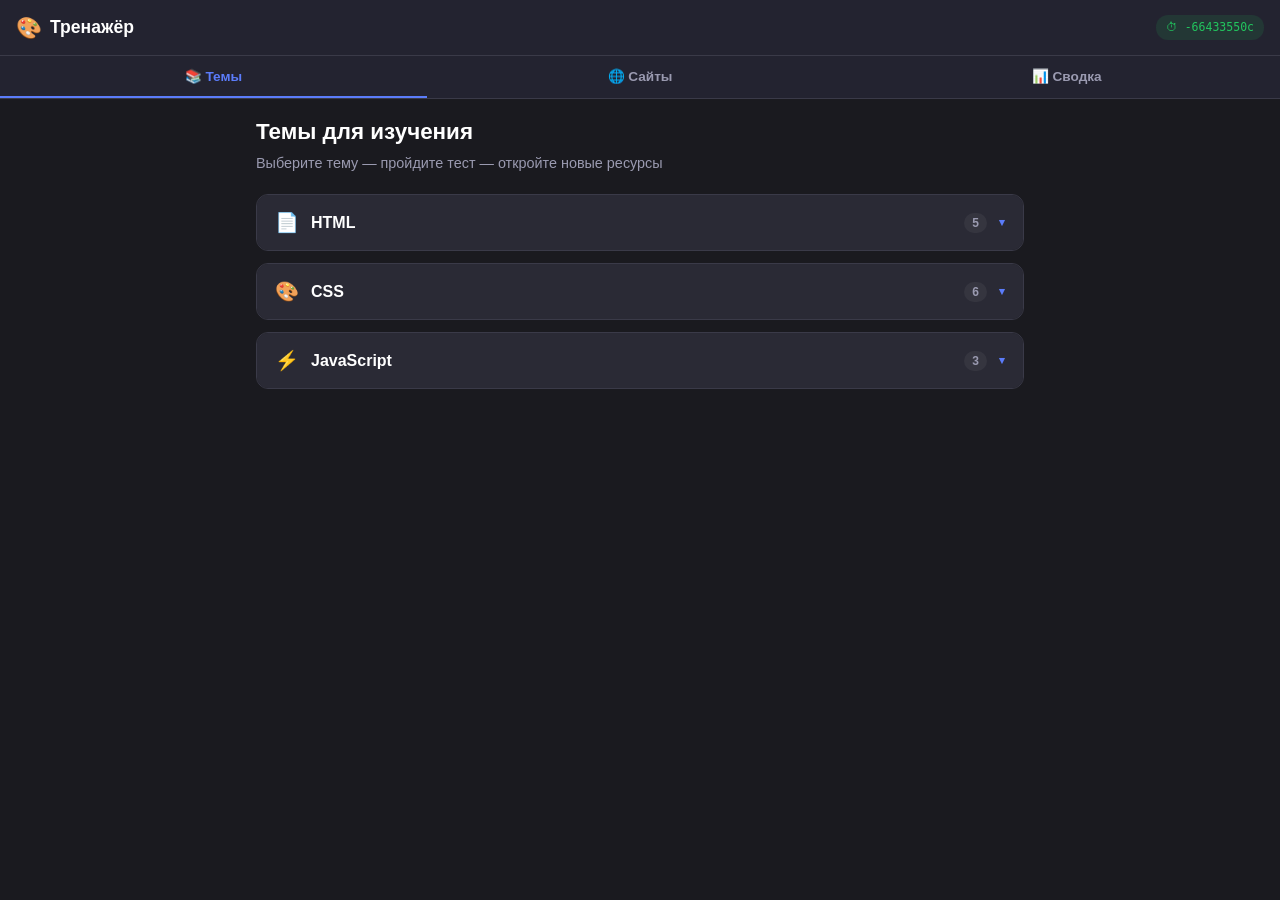
<file: index.html>
<!DOCTYPE html>
<html lang="ru">
<head>
    <meta charset="UTF-8">
    <meta name="viewport" content="width=device-width, initial-scale=1.0, viewport-fit=cover">
    <meta name="theme-color" content="#3454b4">
    <meta name="description" content="Тренажёр HTML, CSS и JavaScript">

    <!-- PWA -->
    <meta name="mobile-web-app-capable" content="yes">
    <meta name="apple-mobile-web-app-capable" content="yes">
    <meta name="apple-mobile-web-app-status-bar-style" content="black-translucent">
    <meta name="apple-mobile-web-app-title" content="Тренажёр">

    <link rel="manifest" href="./manifest.json">
    <link rel="icon" type="image/png" sizes="192x192" href="./icon-192.png">
    <link rel="apple-touch-icon" href="./icon-192.png">

    <title>Тренажёр HTML, CSS & JS</title>
    <link rel="stylesheet" href="style.css">
</head>
<body>

<!-- ============ ВЕРХНЯЯ ПАНЕЛЬ ============ -->
<header class="app-header">
    <div class="app-title">
        <span class="app-logo">🎨</span>
        <span>Тренажёр</span>
    </div>
    <div id="time-status" class="time-status" title="Синхронизация времени"></div>
</header>

<!-- ============ ВКЛАДКИ ============ -->
<nav class="tabs-nav">
    <button class="nav-tab active" data-screen="topics">📚 Темы</button>
    <button class="nav-tab" data-screen="sites">🌐 Сайты</button>
    <button class="nav-tab" data-screen="summary">📊 Сводка</button>
</nav>

<!-- ============ ЭКРАН 1: ТЕМЫ ============ -->
<main id="screen-topics" class="screen active">
    <div class="screen-header">
        <h1>Темы для изучения</h1>
        <p>Выберите тему — пройдите тест — откройте новые ресурсы</p>
    </div>

    <div class="category-section">
        <button class="category-header" data-target="html-topics">
            <span class="cat-icon">📄</span>
            <span class="cat-name">HTML</span>
            <span class="cat-count" id="html-count"></span>
            <span class="arrow">▾</span>
        </button>
        <div class="topic-list collapsed" id="html-topics"></div>
    </div>

    <div class="category-section">
        <button class="category-header" data-target="css-topics">
            <span class="cat-icon">🎨</span>
            <span class="cat-name">CSS</span>
            <span class="cat-count" id="css-count"></span>
            <span class="arrow">▾</span>
        </button>
        <div class="topic-list collapsed" id="css-topics"></div>
    </div>

    <div class="category-section">
        <button class="category-header" data-target="js-topics">
            <span class="cat-icon">⚡</span>
            <span class="cat-name">JavaScript</span>
            <span class="cat-count" id="js-count"></span>
            <span class="arrow">▾</span>
        </button>
        <div class="topic-list collapsed" id="js-topics"></div>
    </div>
</main>

<!-- ============ ЭКРАН 2: САЙТЫ ============ -->
<main id="screen-sites" class="screen">
    <div class="screen-header">
        <h1>Доступные ресурсы</h1>
        <p>Все правила проверяются автоматически</p>
        <div id="geo-status" class="geo-status"></div>
    </div>
    <div id="sites-list" class="sites-list"></div>
</main>

<!-- ============ ЭКРАН 3: СВОДКА ============ -->
<main id="screen-summary" class="screen">
    <div class="screen-header">
        <h1>📊 Сводка за сегодня</h1>
        <p id="summary-date"></p>
    </div>
    <div id="summary-list" class="summary-list"></div>
</main>

<!-- ============ ЭКРАН 4: ТЕСТ ============ -->
<div id="screen-quiz" class="screen screen-full">
    <header class="quiz-header">
        <button id="back-btn" class="back-btn">← Назад</button>
        <h1 id="quiz-title"></h1>
        <p id="test-description"></p>
    </header>

    <main id="quiz-container"></main>

    <div class="actions">
        <button id="check-btn">Проверить ответы</button>
        <button id="reset-btn" style="display:none;">Пройти заново</button>
    </div>

    <div id="result-container" class="hidden">
        <h2>Результат</h2>
        <div id="score-display"></div>
        <div id="detailed-results"></div>
    </div>
</div>

<!-- ============ МОДАЛКИ ============ -->
<div id="modal-root"></div>

<!-- ============ ТОСТЫ ============ -->
<div id="toast-root"></div>

<script src="registry.js"></script>
<script src="app.js"></script>

<script>
    if ('serviceWorker' in navigator) {
        window.addEventListener('load', () => {
            navigator.serviceWorker.register('./sw.js')
                .then(() => console.log('✅ SW зарегистрирован'))
                .catch(err => console.error('❌ SW:', err));
        });
    }
</script>
</body>
</html>
</file>
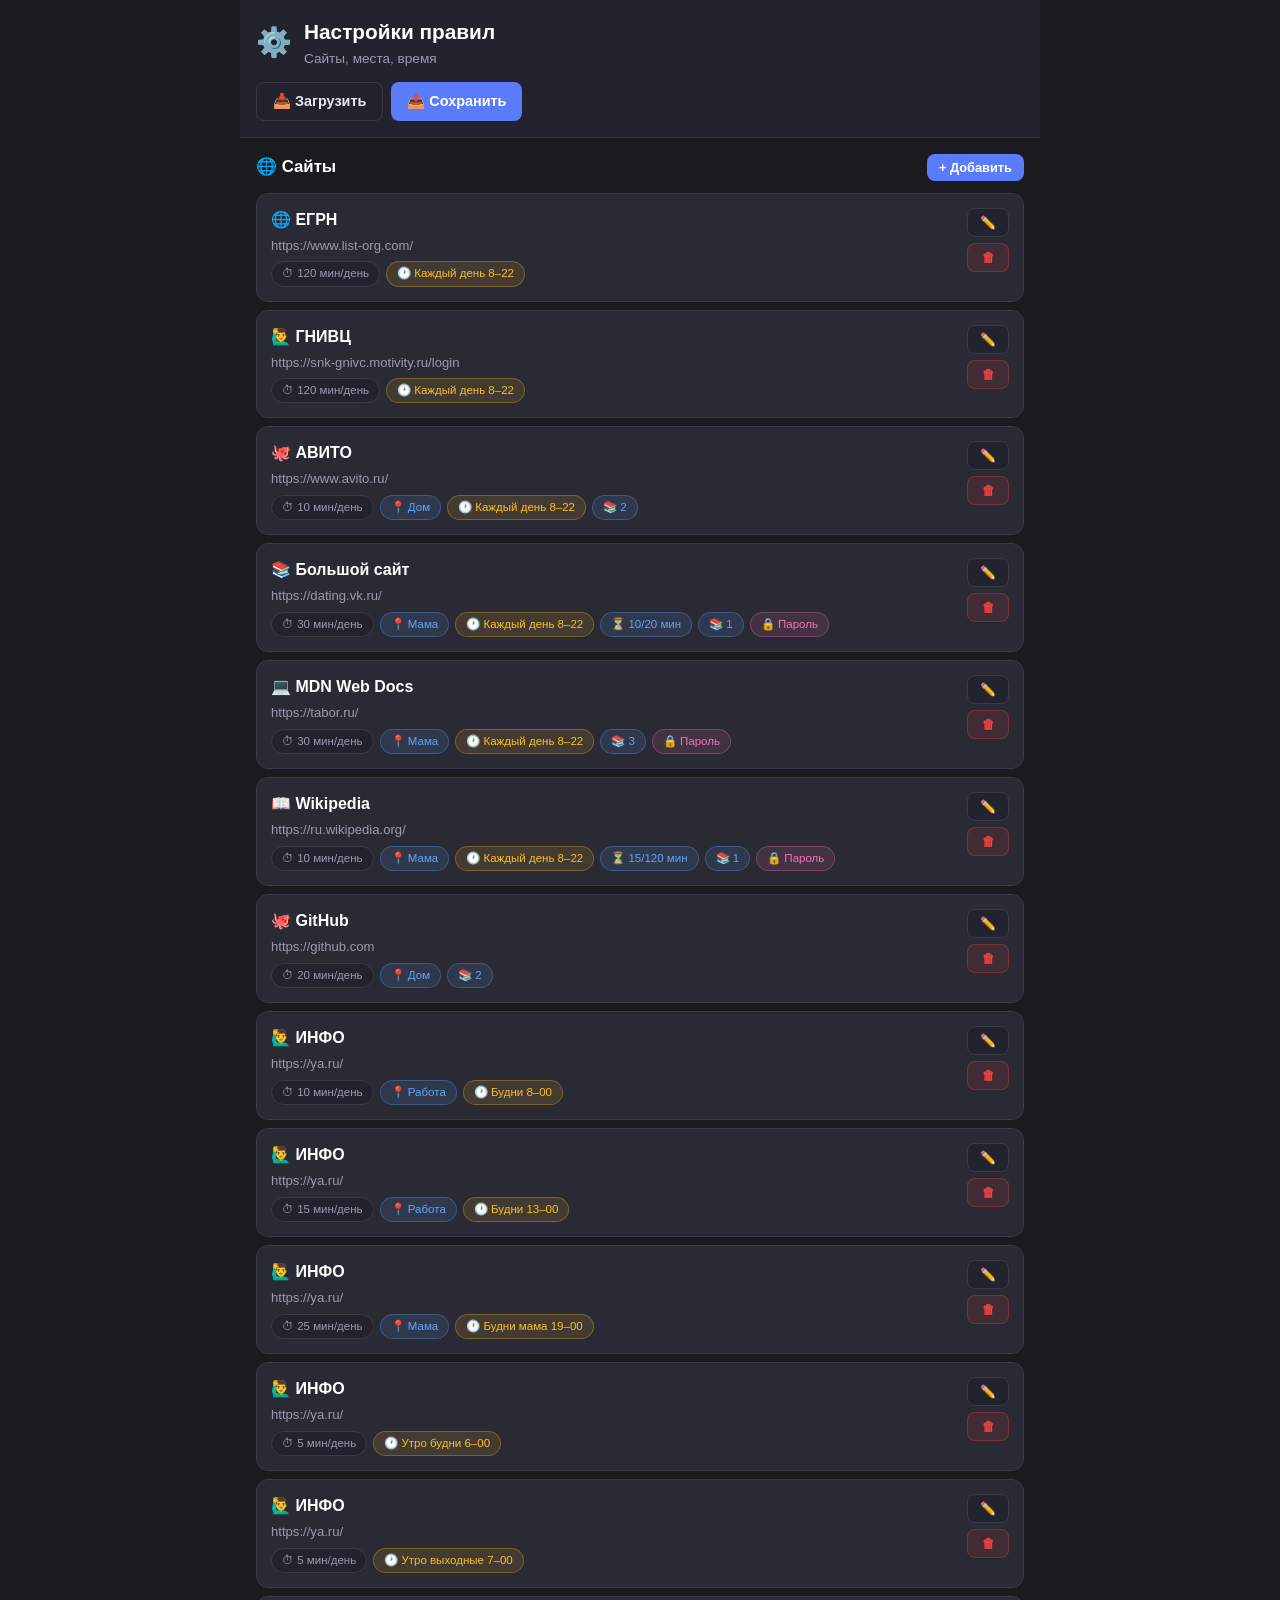
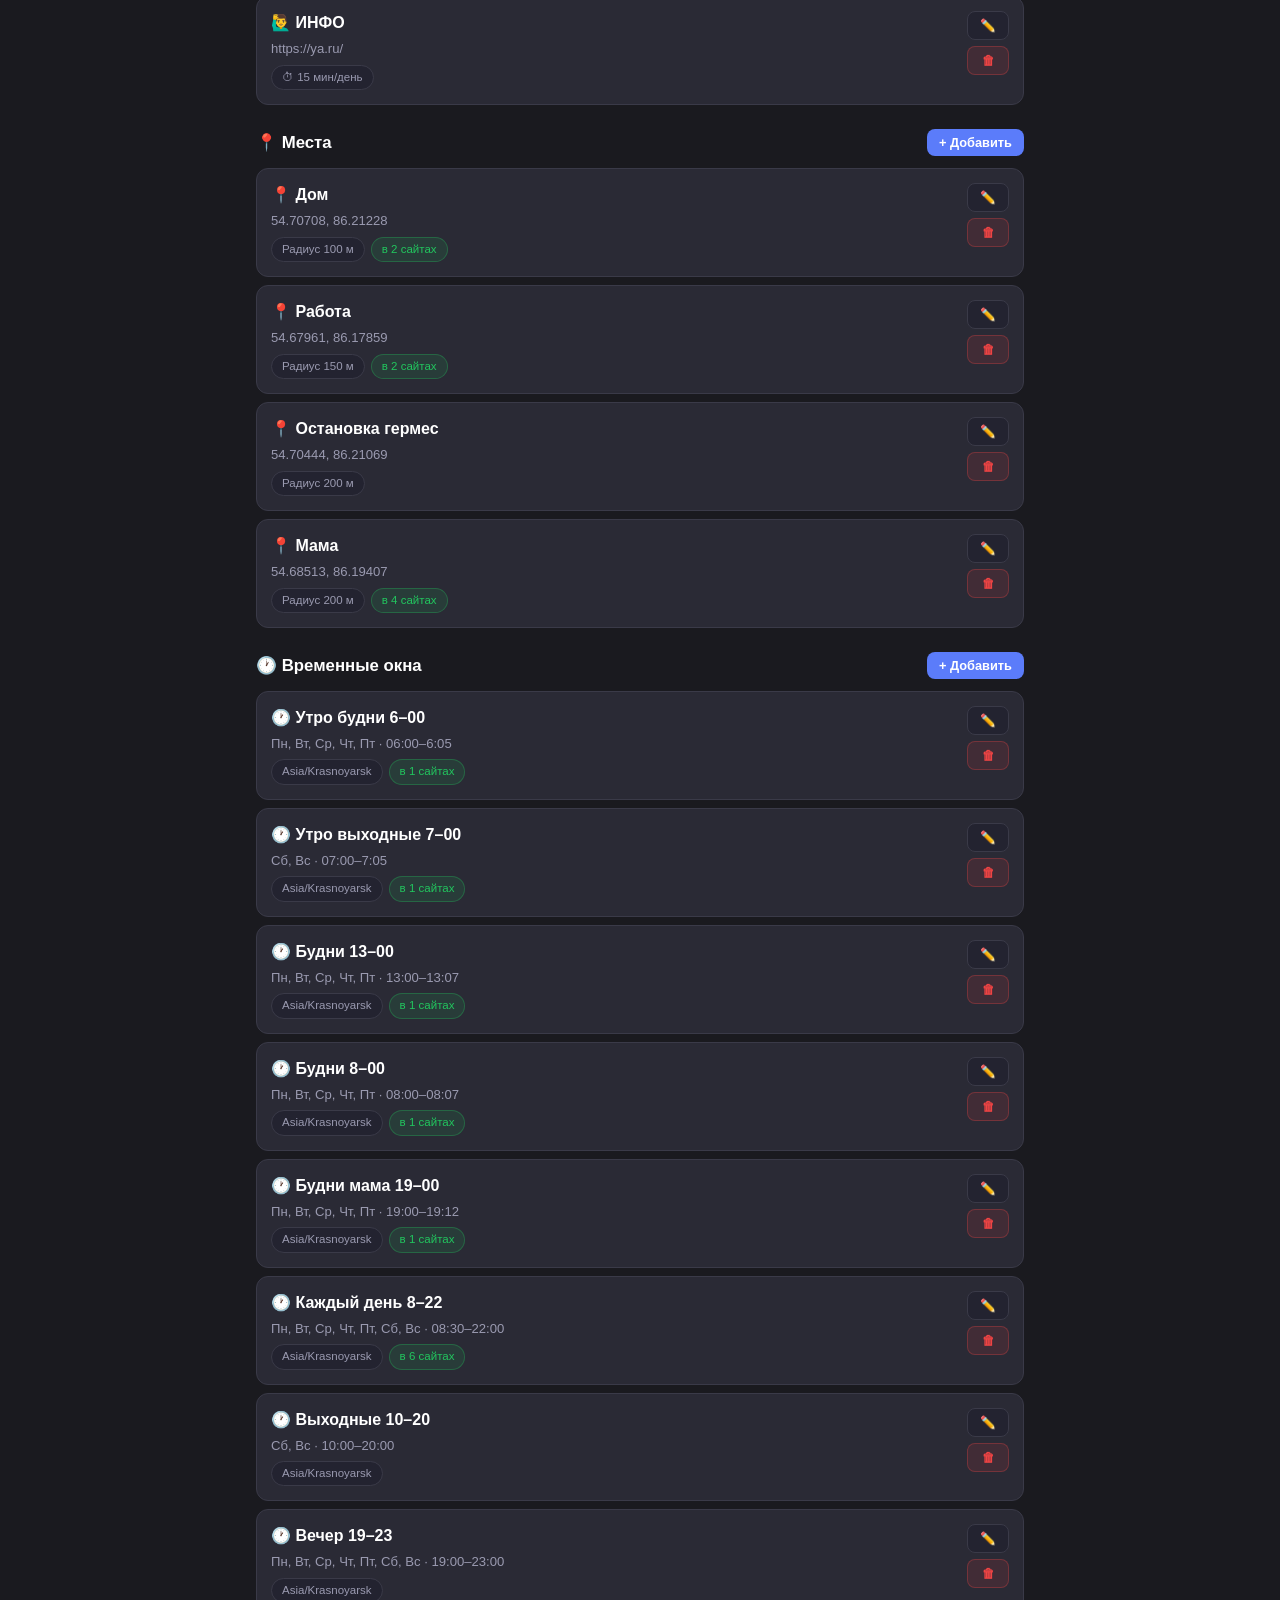
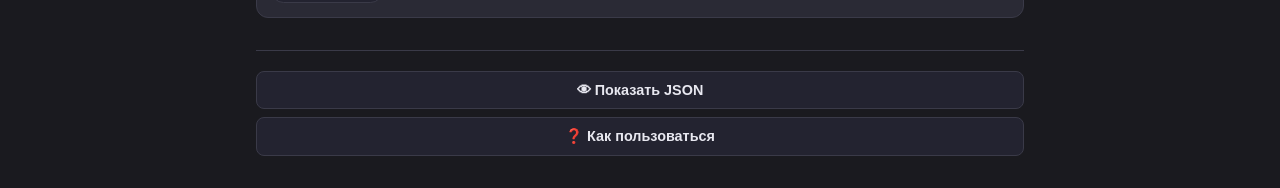
<file: editor/index.html>
<!DOCTYPE html>
<html lang="ru">
<head>
<meta charset="UTF-8">
<meta name="viewport" content="width=device-width, initial-scale=1.0, viewport-fit=cover">
<meta name="theme-color" content="#3454b4">
<title>Настройки правил</title>
<link rel="stylesheet" href="editor.css">
</head>
<body>

<header class="header">
    <div class="header-title">
        <span class="header-logo">⚙️</span>
        <div>
            <h1>Настройки правил</h1>
            <p>Сайты, места, время</p>
        </div>
    </div>
    <div class="header-toolbar">
        <button id="btn-import" class="btn btn-secondary">📥 Загрузить</button>
        <button id="btn-export" class="btn btn-primary">📤 Сохранить</button>
    </div>
    <input type="file" id="file-import" accept=".json" hidden>
</header>

<main class="main">

    <!-- ============ САЙТЫ ============ -->
    <section class="section">
        <div class="section-header">
            <h2>🌐 Сайты</h2>
            <button id="add-site" class="btn btn-small btn-primary">+ Добавить</button>
        </div>
        <div id="sites-list" class="list"></div>
    </section>

    <!-- ============ МЕСТА ============ -->
    <section class="section">
        <div class="section-header">
            <h2>📍 Места</h2>
            <button id="add-location" class="btn btn-small btn-primary">+ Добавить</button>
        </div>
        <div id="locations-list" class="list"></div>
    </section>

    <!-- ============ ВРЕМЕННЫЕ ОКНА ============ -->
    <section class="section">
        <div class="section-header">
            <h2>🕐 Временные окна</h2>
            <button id="add-window" class="btn btn-small btn-primary">+ Добавить</button>
        </div>
        <div id="windows-list" class="list"></div>
    </section>

    <div class="actions-bottom">
        <button id="btn-preview" class="btn btn-secondary btn-full">👁 Показать JSON</button>
        <button id="btn-help" class="btn btn-secondary btn-full">❓ Как пользоваться</button>
    </div>

</main>

<!-- ============ МОДАЛКА ФОРМЫ ============ -->
<div id="modal" class="modal hidden">
    <div class="modal-content">
        <div class="modal-header">
            <h2 id="modal-title"></h2>
            <button id="modal-close" class="modal-close">✕</button>
        </div>
        <div id="modal-body"></div>
    </div>
</div>

<!-- ============ МОДАЛКА ПРЕДПРОСМОТРА ============ -->
<div id="preview" class="modal hidden">
    <div class="modal-content wide">
        <div class="modal-header">
            <h2>rules.json</h2>
            <button id="preview-close" class="modal-close">✕</button>
        </div>
        <pre id="preview-body"></pre>
        <button id="preview-copy" class="btn btn-secondary btn-full">📋 Скопировать</button>
    </div>
</div>

<!-- ============ МОДАЛКА ПОМОЩИ ============ -->
<div id="help" class="modal hidden">
    <div class="modal-content">
        <div class="modal-header">
            <h2>❓ Как пользоваться</h2>
            <button id="help-close" class="modal-close">✕</button>
        </div>
        <div class="help-body">
            <h3>Что это</h3>
            <p>Редактор правил доступа к сайтам. Здесь настраивается: какие сайты доступны, где, когда, на сколько минут.</p>

            <h3>3 шага</h3>
            <ol>
                <li><strong>Места</strong> — добавьте точки (Дом, Работа) с координатами и радиусом</li>
                <li><strong>Временные окна</strong> — добавьте расписания (Будни 9–18, Вечер)</li>
                <li><strong>Сайты</strong> — добавьте сайты и выберите, где и когда они открываются</li>
            </ol>

            <h3>Как сохранить</h3>
            <ol>
                <li>Нажмите <strong>📤 Сохранить</strong> — скачается <code>rules.json</code></li>
                <li>Откройте GitHub → <code>access/rules.json</code> → ✏️ Edit</li>
                <li>Вставьте новый JSON → Commit changes</li>
                <li>Через 1–2 минуты правила применятся</li>
            </ol>

            <h3>Пароли</h3>
            <p>В форме сайта есть раздел «Пароль». Введите:</p>
            <ul>
                <li><strong>Основной пароль</strong> — откроет настоящий сайт</li>
                <li><strong>Подставной пароль</strong> — откроет decoy-сайт (например, «Погода»)</li>
            </ul>
            <p>Так, если кто-то заставит вас ввести пароль — вводите подставной, и он увидит безобидный сайт.</p>

            <h3>Интервальный доступ</h3>
            <p>Можно задать: «каждые 2 часа окно 15 минут». Тогда сайт открывается 00:00–00:15, 02:00–02:15 и т.д.</p>
        </div>
    </div>
</div>

<!-- ============ ТОСТЫ ============ -->
<div id="toast-root"></div>

<script src="editor.js"></script>
</body>
</html>
</file>
<file: style.css>
/* ============================================
   ПЕРЕМЕННЫЕ
   ============================================ */
:root {
    --bg: #1a1a1f;
    --bg-2: #232330;
    --card: #2a2a35;
    --card-hover: #34344a;
    --text: #e8e8f0;
    --muted: #9a9ab0;
    --dim: #6a6a80;
    --accent: #5b7cfa;
    --accent-hover: #4a6ae0;
    --success: #22c55e;
    --success-bg: rgba(34, 197, 94, 0.12);
    --warning: #fbbf24;
    --warning-bg: rgba(251, 191, 36, 0.12);
    --error: #ef4444;
    --error-bg: rgba(239, 68, 68, 0.12);
    --info: #60a5fa;
    --info-bg: rgba(96, 165, 250, 0.12);
    --border: #3a3a48;
    --shadow: 0 4px 16px rgba(0, 0, 0, 0.4);
    --radius: 12px;
    --radius-sm: 8px;
    --radius-xs: 6px;
    --transition: 0.2s cubic-bezier(0.4, 0, 0.2, 1);
    --safe-top: env(safe-area-inset-top, 0);
    --safe-bottom: env(safe-area-inset-bottom, 0);
}

* { box-sizing: border-box; -webkit-tap-highlight-color: transparent; }

html, body { height: 100%; }

body {
    font-family: -apple-system, BlinkMacSystemFont, 'Segoe UI', Roboto, sans-serif;
    background: var(--bg);
    color: var(--text);
    margin: 0;
    padding: 0;
    line-height: 1.5;
    -webkit-font-smoothing: antialiased;
    overflow-x: hidden;
}

.hidden { display: none !important; }

/* ============================================
   ВЕРХНЯЯ ПАНЕЛЬ
   ============================================ */
.app-header {
    position: sticky;
    top: 0;
    z-index: 50;
    background: var(--bg-2);
    border-bottom: 1px solid var(--border);
    padding: calc(12px + var(--safe-top)) 16px 12px;
    display: flex;
    justify-content: space-between;
    align-items: center;
}

.app-title {
    display: flex;
    align-items: center;
    gap: 8px;
    font-size: 1.1rem;
    font-weight: 700;
    color: #fff;
}

.app-logo { font-size: 1.3rem; }

.time-status {
    font-size: 0.72rem;
    font-family: ui-monospace, 'SF Mono', Consolas, monospace;
    padding: 4px 10px;
    border-radius: 12px;
    background: rgba(255,255,255,0.05);
    color: var(--muted);
    transition: all var(--transition);
}
.time-status.ok    { background: var(--success-bg); color: var(--success); }
.time-status.error { background: var(--error-bg);   color: var(--error); }

/* ============================================
   ВКЛАДКИ
   ============================================ */
.tabs-nav {
    position: sticky;
    top: calc(56px + var(--safe-top));
    z-index: 49;
    display: flex;
    background: var(--bg-2);
    border-bottom: 1px solid var(--border);
    overflow-x: auto;
    scrollbar-width: none;
}
.tabs-nav::-webkit-scrollbar { display: none; }

.nav-tab {
    flex: 1;
    min-width: 80px;
    padding: 12px 16px;
    background: transparent;
    border: none;
    border-bottom: 2px solid transparent;
    color: var(--muted);
    font-size: 0.85rem;
    font-weight: 600;
    cursor: pointer;
    font-family: inherit;
    white-space: nowrap;
    transition: all var(--transition);
}
.nav-tab:hover { color: var(--text); }
.nav-tab.active {
    color: var(--accent);
    border-bottom-color: var(--accent);
}

/* ============================================
   ЭКРАНЫ
   ============================================ */
.screen {
    display: none;
    padding: 16px;
    padding-bottom: calc(24px + var(--safe-bottom));
    max-width: 800px;
    margin: 0 auto;
    animation: fadeIn 0.2s ease;
}
.screen.active { display: block; }

.screen-full { max-width: 800px; margin: 0 auto; }

@keyframes fadeIn {
    from { opacity: 0; transform: translateY(4px); }
    to   { opacity: 1; transform: translateY(0); }
}

.screen-header { margin-bottom: 20px; }
.screen-header h1 {
    font-size: 1.4rem;
    color: #fff;
    margin: 0 0 4px;
}
.screen-header p {
    color: var(--muted);
    font-size: 0.9rem;
    margin: 0 0 8px;
}

/* ============================================
   АККОРДЕОН КАТЕГОРИЙ
   ============================================ */
.category-section {
    margin-bottom: 12px;
    border: 1px solid var(--border);
    border-radius: var(--radius);
    background: var(--card);
    overflow: hidden;
    transition: border-color var(--transition);
}
.category-section.open { border-color: var(--accent); }

.category-header {
    width: 100%;
    display: flex;
    align-items: center;
    gap: 12px;
    padding: 16px 18px;
    background: var(--card);
    color: #fff;
    border: none;
    font-size: 1rem;
    font-weight: 600;
    cursor: pointer;
    text-align: left;
    font-family: inherit;
    transition: background var(--transition);
}
.category-header:hover { background: var(--card-hover); }
.cat-icon { font-size: 1.2rem; }
.cat-name { flex: 1; }
.cat-count {
    font-size: 0.75rem;
    color: var(--muted);
    background: rgba(255,255,255,0.05);
    padding: 3px 8px;
    border-radius: 10px;
}
.arrow {
    font-size: 0.7rem;
    color: var(--accent);
    transition: transform 0.2s ease;
}
.category-section.open .arrow { transform: rotate(180deg); }

.topic-list {
    display: grid;
    grid-template-columns: repeat(auto-fill, minmax(240px, 1fr));
    gap: 8px;
    padding: 0 16px 16px;
    max-height: 2000px;
    overflow: hidden;
    transition: max-height 0.3s ease, padding 0.3s ease, opacity 0.3s ease;
    opacity: 1;
}
.topic-list.collapsed {
    max-height: 0;
    padding-top: 0;
    padding-bottom: 0;
    opacity: 0;
    pointer-events: none;
}

.topic-btn {
    display: flex;
    flex-direction: column;
    gap: 4px;
    background: var(--bg-2);
    color: var(--text);
    border: 1px solid var(--border);
    padding: 12px 14px;
    border-radius: var(--radius-sm);
    font-size: 0.9rem;
    font-weight: 500;
    cursor: pointer;
    text-align: left;
    font-family: inherit;
    transition: all var(--transition);
}
.topic-btn:hover {
    background: var(--card-hover);
    border-color: var(--accent);
    transform: translateY(-1px);
}
.topic-btn .topic-name { color: #fff; font-weight: 600; }
.topic-btn .topic-used-for {
    font-size: 0.72rem;
    color: var(--dim);
}
.topic-btn.passed {
    border-color: var(--success);
    background: var(--success-bg);
}
.topic-btn.passed .topic-name::after {
    content: ' ✓';
    color: var(--success);
}

/* ============================================
   КАРТОЧКИ САЙТОВ
   ============================================ */
.sites-list { display: flex; flex-direction: column; gap: 12px; }

.site-card {
    background: var(--card);
    border: 1px solid var(--border);
    border-radius: var(--radius);
    padding: 16px;
    transition: all var(--transition);
    position: relative;
}
.site-card:hover { border-color: var(--accent); }
.site-card.locked { opacity: 0.7; }
.site-card.ready { border-color: rgba(34, 197, 94, 0.4); }

.site-header {
    display: flex;
    gap: 12px;
    align-items: flex-start;
    margin-bottom: 12px;
}

.site-icon {
    font-size: 2rem;
    flex-shrink: 0;
    width: 48px;
    height: 48px;
    display: flex;
    align-items: center;
    justify-content: center;
    background: var(--bg-2);
    border-radius: var(--radius-sm);
}

.site-info { flex: 1; min-width: 0; }
.site-name {
    font-size: 1.05rem;
    font-weight: 600;
    color: #fff;
    margin-bottom: 4px;
    display: flex;
    align-items: center;
    gap: 8px;
    flex-wrap: wrap;
}
.site-url {
    font-size: 0.8rem;
    color: var(--dim);
    overflow: hidden;
    text-overflow: ellipsis;
    white-space: nowrap;
}

/* Статус-индикаторы */
.site-status {
    display: flex;
    flex-wrap: wrap;
    gap: 6px;
    margin-bottom: 12px;
}

.status-chip {
    display: inline-flex;
    align-items: center;
    gap: 4px;
    padding: 4px 10px;
    border-radius: 20px;
    font-size: 0.75rem;
    font-weight: 500;
    background: var(--bg-2);
    color: var(--muted);
    border: 1px solid var(--border);
}
.status-chip.ok      { background: var(--success-bg); color: var(--success); border-color: rgba(34,197,94,0.3); }
.status-chip.warn    { background: var(--warning-bg); color: var(--warning); border-color: rgba(251,191,36,0.3); }
.status-chip.error   { background: var(--error-bg);   color: var(--error);   border-color: rgba(239,68,68,0.3); }
.status-chip.info    { background: var(--info-bg);    color: var(--info);    border-color: rgba(96,165,250,0.3); }

/* Прогресс-бар лимита */
.limit-bar {
    height: 6px;
    background: var(--bg-2);
    border-radius: 3px;
    overflow: hidden;
    margin: 8px 0 12px;
    position: relative;
}
.limit-bar-fill {
    height: 100%;
    background: linear-gradient(90deg, var(--success), #16a34a);
    border-radius: 3px;
    transition: width 0.4s ease, background 0.3s;
    width: 0%;
}
.limit-bar-fill.warn  { background: linear-gradient(90deg, var(--warning), #d97706); }
.limit-bar-fill.over  { background: linear-gradient(90deg, var(--error), #b91c1c); }

/* Действия на карточке */
.site-actions {
    display: flex;
    gap: 8px;
    margin-top: 4px;
}

.site-open-btn {
    flex: 1;
    padding: 12px 20px;
    background: linear-gradient(135deg, #5b7cfa, #764ba2);
    color: #fff;
    border: none;
    border-radius: var(--radius-sm);
    font-weight: 600;
    font-size: 0.95rem;
    cursor: pointer;
    font-family: inherit;
    transition: all var(--transition);
}
.site-open-btn:hover:not(:disabled) {
    transform: translateY(-1px);
    box-shadow: 0 6px 20px rgba(91, 124, 250, 0.3);
}
.site-open-btn:disabled {
    background: #444;
    cursor: not-allowed;
    opacity: 0.6;
    transform: none;
    box-shadow: none;
}

.site-details-btn {
    padding: 12px 16px;
    background: var(--bg-2);
    color: var(--text);
    border: 1px solid var(--border);
    border-radius: var(--radius-sm);
    font-weight: 600;
    font-size: 0.9rem;
    cursor: pointer;
    font-family: inherit;
    transition: all var(--transition);
}
.site-details-btn:hover { background: var(--card-hover); border-color: var(--accent); }

/* ============================================
   СВОДКА
   ============================================ */
.summary-list { display: flex; flex-direction: column; gap: 10px; margin-bottom: 20px; }

.summary-item {
    background: var(--card);
    border: 1px solid var(--border);
    border-radius: var(--radius);
    padding: 14px;
    display: flex;
    align-items: center;
    gap: 12px;
}
.summary-icon { font-size: 1.5rem; flex-shrink: 0; }
.summary-body { flex: 1; min-width: 0; }
.summary-name { font-weight: 600; color: #fff; margin-bottom: 4px; }
.summary-stats {
    display: flex;
    justify-content: space-between;
    font-size: 0.8rem;
    color: var(--muted);
    margin-bottom: 6px;
}
.summary-bar {
    height: 4px;
    background: var(--bg-2);
    border-radius: 2px;
    overflow: hidden;
}
.summary-bar-fill {
    height: 100%;
    background: linear-gradient(90deg, var(--accent), #764ba2);
    transition: width 0.3s ease;
}
.summary-bar-fill.over { background: linear-gradient(90deg, var(--error), #b91c1c); }

.summary-empty {
    text-align: center;
    color: var(--dim);
    padding: 40px 20px;
    border: 1px dashed var(--border);
    border-radius: var(--radius);
}

.summary-total {
    background: var(--card);
    border: 1px solid var(--border);
    border-radius: var(--radius);
    padding: 16px;
    margin-bottom: 20px;
    display: flex;
    justify-content: space-between;
    align-items: center;
}
.summary-total-label { color: var(--muted); font-size: 0.9rem; }
.summary-total-value { font-size: 1.4rem; font-weight: 700; color: #fff; }

/* ============================================
   НАСТРОЙКИ
   ============================================ */
.settings-group {
    background: var(--card);
    border: 1px solid var(--border);
    border-radius: var(--radius);
    padding: 16px;
    margin-bottom: 16px;
}
.settings-group h3 {
    margin: 0 0 12px;
    font-size: 1rem;
    color: #fff;
}
.settings-group .hint {
    font-size: 0.8rem;
    color: var(--muted);
    margin: 0 0 12px;
}

.diag-row {
    display: flex;
    justify-content: space-between;
    gap: 12px;
    padding: 8px 0;
    border-bottom: 1px solid var(--border);
    font-size: 0.85rem;
}
.diag-row:last-child { border-bottom: none; }
.diag-row span { color: var(--muted); flex-shrink: 0; }
.diag-row code {
    font-family: ui-monospace, 'SF Mono', Consolas, monospace;
    color: var(--text);
    background: var(--bg-2);
    padding: 2px 8px;
    border-radius: 4px;
    font-size: 0.78rem;
    overflow: hidden;
    text-overflow: ellipsis;
    max-width: 60%;
    white-space: nowrap;
}

.mark-tests-list {
    display: flex;
    flex-direction: column;
    gap: 6px;
    max-height: 260px;
    overflow-y: auto;
}
.mark-test-row {
    display: flex;
    align-items: center;
    gap: 10px;
    padding: 8px 10px;
    background: var(--bg-2);
    border-radius: var(--radius-xs);
    font-size: 0.85rem;
}
.mark-test-row input { accent-color: var(--accent); }
.mark-test-row label { flex: 1; cursor: pointer; }

/* ============================================
   КНОПКИ
   ============================================ */
.btn {
    padding: 12px 20px;
    border: none;
    border-radius: var(--radius-sm);
    font-weight: 600;
    font-size: 0.95rem;
    cursor: pointer;
    font-family: inherit;
    transition: all var(--transition);
}
.btn-primary { background: var(--accent); color: #fff; }
.btn-primary:hover { background: var(--accent-hover); }
.btn-secondary { background: var(--bg-2); color: var(--text); border: 1px solid var(--border); }
.btn-secondary:hover { background: var(--card-hover); }
.btn-danger { background: var(--error-bg); color: var(--error); border: 1px solid rgba(239,68,68,0.3); }
.btn-danger:hover { background: rgba(239,68,68,0.2); }
.btn-full { width: 100%; margin-bottom: 8px; }

/* ============================================
   ЭКРАН ТЕСТА
   ============================================ */
.quiz-header {
    text-align: left;
    margin-bottom: 20px;
    padding-bottom: 16px;
    border-bottom: 1px solid var(--border);
}
.quiz-header h1 {
    margin: 10px 0 6px;
    font-size: 1.3rem;
    color: #fff;
}
.quiz-header p { font-size: 0.9rem; color: var(--muted); margin: 0; }

.back-btn {
    background: transparent;
    color: var(--muted);
    border: 1px solid var(--border);
    padding: 8px 14px;
    border-radius: var(--radius-sm);
    cursor: pointer;
    font-size: 0.85rem;
    font-family: inherit;
    transition: all var(--transition);
}
.back-btn:hover { background: var(--card); color: #fff; border-color: var(--accent); }

.question-card {
    background: var(--card);
    padding: 18px;
    border-radius: var(--radius);
    margin-bottom: 14px;
    border: 1px solid var(--border);
    animation: fadeIn 0.3s ease;
}
.question-card h3 { margin: 0 0 12px; color: #fff; font-size: 1rem; line-height: 1.4; }
.hint { font-size: 0.8rem; color: var(--dim); margin: 0 0 10px; font-style: italic; }

.option-label {
    display: flex;
    align-items: center;
    padding: 12px 14px;
    margin: 6px 0;
    background: var(--bg-2);
    border-radius: var(--radius-sm);
    cursor: pointer;
    transition: all var(--transition);
    border: 2px solid transparent;
    font-size: 0.92rem;
    user-select: none;
}
.option-label:hover { background: var(--card-hover); }
.option-label input {
    margin-right: 12px;
    cursor: pointer;
    width: 18px;
    height: 18px;
    accent-color: var(--accent);
    flex-shrink: 0;
}
.option-label span { flex: 1; line-height: 1.4; }
.option-label.correct   { border-color: var(--success); background: var(--success-bg); }
.option-label.incorrect { border-color: var(--error);   background: var(--error-bg); }
.option-label input:disabled { cursor: not-allowed; }

.actions { display: flex; gap: 10px; margin-top: 20px; }
.actions button {
    flex: 1;
    padding: 14px;
    font-size: 1rem;
    font-weight: 700;
    border: none;
    border-radius: var(--radius-sm);
    cursor: pointer;
    font-family: inherit;
    transition: all var(--transition);
}
#check-btn { background: var(--accent); color: #fff; }
#check-btn:hover:not(:disabled) { background: var(--accent-hover); }
#check-btn:disabled { background: #555; cursor: not-allowed; opacity: 0.7; }
#reset-btn { background: var(--bg-2); color: var(--text); border: 1px solid var(--border); }
#reset-btn:hover { background: var(--card-hover); }

#result-container {
    margin-top: 24px;
    background: var(--card);
    padding: 20px;
    border-radius: var(--radius);
    border: 1px solid var(--border);
    animation: fadeIn 0.4s ease;
}
#result-container h2 { text-align: center; color: #fff; margin: 0 0 16px; font-size: 1.2rem; }
#score-display {
    font-size: 1.1rem;
    text-align: center;
    margin-bottom: 20px;
    color: #fff;
    padding: 16px;
    background: var(--info-bg);
    border-radius: var(--radius-sm);
    border: 1px solid rgba(96,165,250,0.3);
}
#score-display span { color: var(--accent); font-weight: 700; font-size: 1.3rem; }

.result-item {
    padding: 12px;
    border-radius: var(--radius-sm);
    margin-bottom: 10px;
    border-left: 4px solid #ccc;
    background: rgba(255,255,255,0.03);
}
.result-item:last-child { margin-bottom: 0; }
.result-item.success { border-left-color: var(--success); background: var(--success-bg); }
.result-item.fail    { border-left-color: var(--error);   background: var(--error-bg); }
.result-item p { margin: 0 0 4px; font-size: 0.9rem; line-height: 1.5; }
.result-item p:last-child { margin-bottom: 0; }
.result-item strong { color: #fff; }
.explanation {
    font-size: 0.85rem !important;
    color: var(--muted);
    font-style: italic;
    margin-top: 6px !important;
    padding-top: 6px;
    border-top: 1px solid rgba(255,255,255,0.1);
}

/* ============================================
   МОДАЛКИ
   ============================================ */
.modal-overlay {
    position: fixed;
    inset: 0;
    background: rgba(0,0,0,0.75);
    backdrop-filter: blur(4px);
    -webkit-backdrop-filter: blur(4px);
    display: flex;
    align-items: center;
    justify-content: center;
    padding: 16px;
    padding-bottom: calc(16px + var(--safe-bottom));
    z-index: 9999;
    animation: fadeIn 0.15s ease;
    overflow-y: auto;
}

.modal-card {
    background: var(--card);
    border: 1px solid var(--border);
    border-radius: var(--radius);
    padding: 22px;
    width: 100%;
    max-width: 420px;
    box-shadow: var(--shadow);
    animation: slideUp 0.2s cubic-bezier(0.4, 0, 0.2, 1);
    margin: auto;
}

@keyframes slideUp {
    from { opacity: 0; transform: translateY(20px); }
    to   { opacity: 1; transform: translateY(0); }
}

.modal-header {
    display: flex;
    align-items: center;
    gap: 12px;
    margin-bottom: 16px;
}
.modal-icon {
    font-size: 2rem;
    width: 52px;
    height: 52px;
    display: flex;
    align-items: center;
    justify-content: center;
    background: var(--bg-2);
    border-radius: var(--radius-sm);
    flex-shrink: 0;
}
.modal-title {
    font-size: 1.1rem;
    font-weight: 700;
    color: #fff;
    margin: 0 0 2px;
}
.modal-subtitle {
    font-size: 0.8rem;
    color: var(--muted);
    margin: 0;
}

.modal-body { margin-bottom: 16px; }

.modal-info-row {
    display: flex;
    justify-content: space-between;
    gap: 12px;
    padding: 8px 0;
    font-size: 0.85rem;
    border-bottom: 1px solid var(--border);
}
.modal-info-row:last-child { border-bottom: none; }
.modal-info-row span { color: var(--muted); }
.modal-info-row strong { color: var(--text); font-weight: 600; text-align: right; }
.modal-info-row strong.ok    { color: var(--success); }
.modal-info-row strong.error { color: var(--error); }
.modal-info-row strong.warn  { color: var(--warning); }

.modal-input {
    width: 100%;
    padding: 14px 16px;
    background: var(--bg-2);
    color: #fff;
    border: 1px solid var(--border);
    border-radius: var(--radius-sm);
    font-size: 1.05rem;
    font-family: ui-monospace, 'SF Mono', Consolas, monospace;
    letter-spacing: 0.1em;
    text-align: center;
}
.modal-input:focus {
    outline: none;
    border-color: var(--accent);
    background: var(--bg);
    box-shadow: 0 0 0 3px rgba(91,124,250,0.15);
}

.modal-hint {
    color: var(--muted);
    font-size: 0.82rem;
    margin: 8px 0 0;
    text-align: center;
    font-style: italic;
}

.modal-error {
    color: var(--error);
    font-size: 0.85rem;
    min-height: 1.2em;
    margin: 10px 0 0;
    text-align: center;
}
.modal-error:empty { margin: 0; }

.modal-attempts {
    display: flex;
    justify-content: center;
    gap: 6px;
    margin: 12px 0 0;
}
.attempt-dot {
    width: 8px;
    height: 8px;
    border-radius: 50%;
    background: var(--border);
    transition: background var(--transition);
}
.attempt-dot.used { background: var(--error); }

.modal-actions {
    display: flex;
    gap: 10px;
    margin-top: 18px;
}
.modal-actions button {
    flex: 1;
    padding: 12px;
    border: none;
    border-radius: var(--radius-sm);
    font-weight: 700;
    font-size: 0.95rem;
    cursor: pointer;
    font-family: inherit;
    transition: all var(--transition);
}
.modal-btn-secondary { background: var(--bg-2); color: var(--text); border: 1px solid var(--border); }
.modal-btn-secondary:hover { background: var(--card-hover); }
.modal-btn-primary { background: var(--accent); color: #fff; }
.modal-btn-primary:hover { background: var(--accent-hover); }

/* ============================================
   ТОСТЫ
   ============================================ */
#toast-root {
    position: fixed;
    bottom: calc(16px + var(--safe-bottom));
    left: 50%;
    transform: translateX(-50%);
    z-index: 10000;
    display: flex;
    flex-direction: column-reverse;
    gap: 8px;
    pointer-events: none;
    max-width: calc(100% - 32px);
}

.toast {
    background: var(--card);
    border: 1px solid var(--border);
    border-left: 4px solid var(--accent);
    border-radius: var(--radius-sm);
    padding: 12px 16px;
    box-shadow: var(--shadow);
    font-size: 0.9rem;
    color: var(--text);
    animation: toastIn 0.3s cubic-bezier(0.4, 0, 0.2, 1);
    pointer-events: auto;
    max-width: 400px;
}
.toast.success { border-left-color: var(--success); }
.toast.error   { border-left-color: var(--error); }
.toast.warn    { border-left-color: var(--warning); }
.toast.info    { border-left-color: var(--info); }

@keyframes toastIn {
    from { opacity: 0; transform: translateY(20px); }
    to   { opacity: 1; transform: translateY(0); }
}
.toast.hiding {
    animation: toastOut 0.2s ease forwards;
}
@keyframes toastOut {
    to { opacity: 0; transform: translateY(10px); }
}

/* ============================================
   АДАПТИВНОСТЬ
   ============================================ */
@media (max-width: 480px) {
    .screen { padding: 12px; }
    .screen-header h1 { font-size: 1.2rem; }
    .topic-list { grid-template-columns: 1fr; }
    .site-icon { width: 40px; height: 40px; font-size: 1.6rem; }
    .site-actions { flex-direction: column; }
    .modal-card { padding: 18px; }
    .actions { flex-direction: column; }
    .nav-tab { padding: 10px 12px; font-size: 0.8rem; }
}

/* ============================================
   СКРОЛЛБАР
   ============================================ */
::-webkit-scrollbar { width: 8px; height: 8px; }
::-webkit-scrollbar-track { background: transparent; }
::-webkit-scrollbar-thumb { background: var(--border); border-radius: 4px; }
::-webkit-scrollbar-thumb:hover { background: #555; }
::selection { background: var(--accent); color: white; }
</file>
<file: editor/editor.css>
/* ============================================
   ОБЩЕЕ
   ============================================ */
:root {
    --bg: #1a1a1f;
    --bg-2: #232330;
    --card: #2a2a35;
    --card-hover: #34344a;
    --text: #e8e8f0;
    --muted: #9a9ab0;
    --dim: #6a6a80;
    --accent: #5b7cfa;
    --accent-hover: #4a6ae0;
    --success: #22c55e;
    --success-bg: rgba(34, 197, 94, 0.12);
    --warning: #fbbf24;
    --warning-bg: rgba(251, 191, 36, 0.12);
    --error: #ef4444;
    --error-bg: rgba(239, 68, 68, 0.12);
    --info: #60a5fa;
    --info-bg: rgba(96, 165, 250, 0.12);
    --border: #3a3a48;
    --radius: 12px;
    --radius-sm: 8px;
    --radius-xs: 6px;
    --safe-top: env(safe-area-inset-top, 0);
    --safe-bottom: env(safe-area-inset-bottom, 0);
}

* { box-sizing: border-box; -webkit-tap-highlight-color: transparent; }

body {
    font-family: -apple-system, BlinkMacSystemFont, 'Segoe UI', Roboto, sans-serif;
    background: var(--bg);
    color: var(--text);
    margin: 0;
    padding: 0;
    line-height: 1.5;
    -webkit-font-smoothing: antialiased;
}

.hidden { display: none !important; }

/* ============================================
   HEADER
   ============================================ */
.header {
    background: var(--bg-2);
    border-bottom: 1px solid var(--border);
    padding: calc(16px + var(--safe-top)) 16px 16px;
    max-width: 800px;
    margin: 0 auto;
}
.header-title {
    display: flex;
    gap: 12px;
    align-items: center;
    margin-bottom: 12px;
}
.header-logo { font-size: 1.8rem; }
.header-title h1 { margin: 0; font-size: 1.3rem; color: #fff; }
.header-title p { margin: 2px 0 0; font-size: 0.85rem; color: var(--muted); }
.header-toolbar { display: flex; gap: 8px; flex-wrap: wrap; }

/* ============================================
   MAIN
   ============================================ */
.main {
    max-width: 800px;
    margin: 0 auto;
    padding: 16px;
    padding-bottom: calc(24px + var(--safe-bottom));
}

.section {
    margin-bottom: 24px;
}
.section-header {
    display: flex;
    justify-content: space-between;
    align-items: center;
    margin-bottom: 12px;
}
.section-header h2 {
    margin: 0;
    font-size: 1.05rem;
    color: #fff;
}

/* ============================================
   КАРТОЧКИ
   ============================================ */
.list { display: flex; flex-direction: column; gap: 8px; }

.card {
    background: var(--card);
    border: 1px solid var(--border);
    border-radius: var(--radius);
    padding: 14px;
    display: flex;
    gap: 12px;
    align-items: flex-start;
    transition: border-color 0.15s;
    cursor: pointer;
}
.card:hover { border-color: var(--accent); }
.card-body { flex: 1; min-width: 0; }
.card-title {
    font-weight: 600;
    color: #fff;
    margin-bottom: 4px;
    display: flex;
    align-items: center;
    gap: 8px;
    flex-wrap: wrap;
}
.card-sub {
    font-size: 0.82rem;
    color: var(--muted);
    word-break: break-word;
    margin-bottom: 6px;
}
.card-badges {
    display: flex;
    flex-wrap: wrap;
    gap: 6px;
}
.card-actions {
    display: flex;
    flex-direction: column;
    gap: 6px;
    flex-shrink: 0;
}

.badge {
    display: inline-flex;
    align-items: center;
    gap: 4px;
    padding: 3px 10px;
    border-radius: 20px;
    font-size: 0.72rem;
    background: var(--bg-2);
    color: var(--muted);
    border: 1px solid var(--border);
}
.badge-ok    { background: var(--success-bg); color: var(--success); border-color: rgba(34,197,94,0.3); }
.badge-warn  { background: var(--warning-bg); color: var(--warning); border-color: rgba(251,191,36,0.3); }
.badge-info  { background: var(--info-bg);    color: var(--info);    border-color: rgba(96,165,250,0.3); }
.badge-pwd   { background: rgba(244,114,182,0.12); color: #f472b6; border-color: rgba(244,114,182,0.3); }

.empty {
    color: var(--dim);
    text-align: center;
    padding: 24px 16px;
    border: 1px dashed var(--border);
    border-radius: var(--radius);
    font-size: 0.9rem;
}

/* ============================================
   КНОПКИ
   ============================================ */
.btn {
    padding: 10px 16px;
    border: none;
    border-radius: var(--radius-sm);
    font-weight: 600;
    cursor: pointer;
    font-family: inherit;
    font-size: 0.9rem;
    transition: all 0.15s;
}
.btn-primary { background: var(--accent); color: #fff; }
.btn-primary:hover { background: var(--accent-hover); }
.btn-secondary { background: var(--bg-2); color: var(--text); border: 1px solid var(--border); }
.btn-secondary:hover { background: var(--card-hover); }
.btn-danger { background: var(--error-bg); color: var(--error); border: 1px solid rgba(239,68,68,0.3); }
.btn-danger:hover { background: rgba(239,68,68,0.2); }
.btn-small { padding: 6px 12px; font-size: 0.8rem; }
.btn-full { width: 100%; margin-bottom: 8px; }
.btn-icon { padding: 8px 10px; font-size: 1rem; }

.actions-bottom {
    margin-top: 32px;
    padding-top: 20px;
    border-top: 1px solid var(--border);
}

/* ============================================
   МОДАЛКА
   ============================================ */
.modal {
    position: fixed;
    inset: 0;
    background: rgba(0,0,0,0.75);
    backdrop-filter: blur(4px);
    display: flex;
    align-items: center;
    justify-content: center;
    padding: 16px;
    z-index: 1000;
    overflow-y: auto;
}
.modal-content {
    background: var(--card);
    border: 1px solid var(--border);
    border-radius: var(--radius);
    padding: 20px;
    width: 100%;
    max-width: 520px;
    max-height: 90vh;
    overflow-y: auto;
    animation: slideUp 0.2s ease;
    margin: auto;
}
.modal-content.wide { max-width: 800px; }
@keyframes slideUp {
    from { opacity: 0; transform: translateY(20px); }
    to   { opacity: 1; transform: translateY(0); }
}
.modal-header {
    display: flex;
    justify-content: space-between;
    align-items: center;
    margin-bottom: 16px;
}
.modal-header h2 { margin: 0; font-size: 1.1rem; color: #fff; }
.modal-close {
    background: transparent;
    color: var(--muted);
    border: none;
    font-size: 1.2rem;
    cursor: pointer;
    padding: 4px 10px;
    border-radius: var(--radius-xs);
    font-family: inherit;
}
.modal-close:hover { color: #fff; background: var(--bg-2); }

/* ============================================
   ФОРМА
   ============================================ */
.field {
    margin-bottom: 14px;
}
.field label {
    display: block;
    font-size: 0.82rem;
    color: var(--muted);
    margin-bottom: 6px;
    font-weight: 500;
}
.field input[type="text"],
.field input[type="number"],
.field input[type="url"],
.field input[type="time"],
.field input[type="datetime-local"],
.field input[type="password"],
.field select,
.field textarea {
    width: 100%;
    padding: 10px 12px;
    background: var(--bg-2);
    color: #fff;
    border: 1px solid var(--border);
    border-radius: var(--radius-xs);
    font-family: inherit;
    font-size: 0.95rem;
}
.field input:focus, .field select:focus { outline: none; border-color: var(--accent); }

.field-row {
    display: grid;
    grid-template-columns: 1fr 1fr;
    gap: 10px;
}

.field-hint {
    font-size: 0.75rem;
    color: var(--dim);
    margin-top: 4px;
    line-height: 1.4;
}

/* Радио-строки */
.radio-row {
    display: flex;
    align-items: center;
    gap: 8px;
    padding: 8px 10px;
    background: var(--bg-2);
    border-radius: var(--radius-xs);
    border: 1px solid var(--border);
    cursor: pointer;
    font-size: 0.9rem;
    margin-bottom: 6px;
}
.radio-row:hover { border-color: var(--accent); }
.radio-row input { width: auto; accent-color: var(--accent); }

/* Чекбоксы */
.checkbox-row {
    display: flex;
    align-items: center;
    gap: 8px;
    padding: 8px 0;
    font-size: 0.9rem;
    cursor: pointer;
}
.checkbox-row input { width: auto; accent-color: var(--accent); }

/* Дни недели */
.days {
    display: flex;
    gap: 6px;
    flex-wrap: wrap;
}
.days label {
    display: inline-flex;
    align-items: center;
    gap: 4px;
    padding: 6px 10px;
    background: var(--bg-2);
    border-radius: var(--radius-xs);
    border: 1px solid var(--border);
    cursor: pointer;
    font-size: 0.82rem;
    color: var(--text);
    transition: all 0.15s;
}
.days label:hover { border-color: var(--accent); }
.days label.checked { background: var(--accent); border-color: var(--accent); color: #fff; }
.days input { display: none; }

/* Секции формы */
.form-section {
    border-top: 1px solid var(--border);
    padding-top: 14px;
    margin-top: 14px;
}
.form-section-title {
    font-size: 0.9rem;
    font-weight: 600;
    color: #fff;
    margin: 0 0 12px;
    display: flex;
    align-items: center;
    gap: 8px;
}

/* Кнопки формы */
.form-actions {
    display: flex;
    gap: 10px;
    margin-top: 20px;
    padding-top: 16px;
    border-top: 1px solid var(--border);
}
.form-actions .btn { flex: 1; }

/* ============================================
   ПРЕДПРОСМОТР
   ============================================ */
pre {
    background: var(--bg);
    padding: 12px;
    border-radius: var(--radius-sm);
    overflow: auto;
    font-size: 0.78rem;
    max-height: 60vh;
    white-space: pre-wrap;
    word-break: break-word;
    font-family: ui-monospace, 'SF Mono', Consolas, monospace;
    border: 1px solid var(--border);
    margin: 0 0 12px;
}

/* ============================================
   ПОМОЩЬ
   ============================================ */
.help-body h3 {
    font-size: 0.95rem;
    color: var(--accent);
    margin: 16px 0 8px;
}
.help-body h3:first-child { margin-top: 0; }
.help-body p, .help-body li {
    font-size: 0.9rem;
    color: var(--text);
    line-height: 1.6;
}
.help-body ul, .help-body ol { padding-left: 20px; }
.help-body code {
    background: var(--bg-2);
    padding: 2px 6px;
    border-radius: 4px;
    font-family: ui-monospace, monospace;
    font-size: 0.85rem;
}

/* ============================================
   ТОСТЫ
   ============================================ */
#toast-root {
    position: fixed;
    bottom: calc(16px + var(--safe-bottom));
    left: 50%;
    transform: translateX(-50%);
    z-index: 2000;
    display: flex;
    flex-direction: column-reverse;
    gap: 8px;
    pointer-events: none;
    max-width: calc(100% - 32px);
}
.toast {
    background: var(--card);
    border: 1px solid var(--border);
    border-left: 4px solid var(--accent);
    border-radius: var(--radius-sm);
    padding: 12px 16px;
    box-shadow: 0 4px 16px rgba(0,0,0,0.4);
    font-size: 0.9rem;
    color: var(--text);
    animation: toastIn 0.3s ease;
    pointer-events: auto;
    max-width: 400px;
}
.toast.success { border-left-color: var(--success); }
.toast.error   { border-left-color: var(--error); }
.toast.warn    { border-left-color: var(--warning); }
@keyframes toastIn {
    from { opacity: 0; transform: translateY(20px); }
    to   { opacity: 1; transform: translateY(0); }
}
.toast.hiding { animation: toastOut 0.2s ease forwards; }
@keyframes toastOut { to { opacity: 0; transform: translateY(10px); } }

/* ============================================
   АДАПТИВ
   ============================================ */
@media (max-width: 600px) {
    .field-row { grid-template-columns: 1fr; }
    .header-toolbar { flex-direction: column; }
    .header-toolbar .btn { width: 100%; }
    .card { flex-direction: column; }
    .card-actions { flex-direction: row; width: 100%; }
    .card-actions .btn { flex: 1; }
}
</file>
